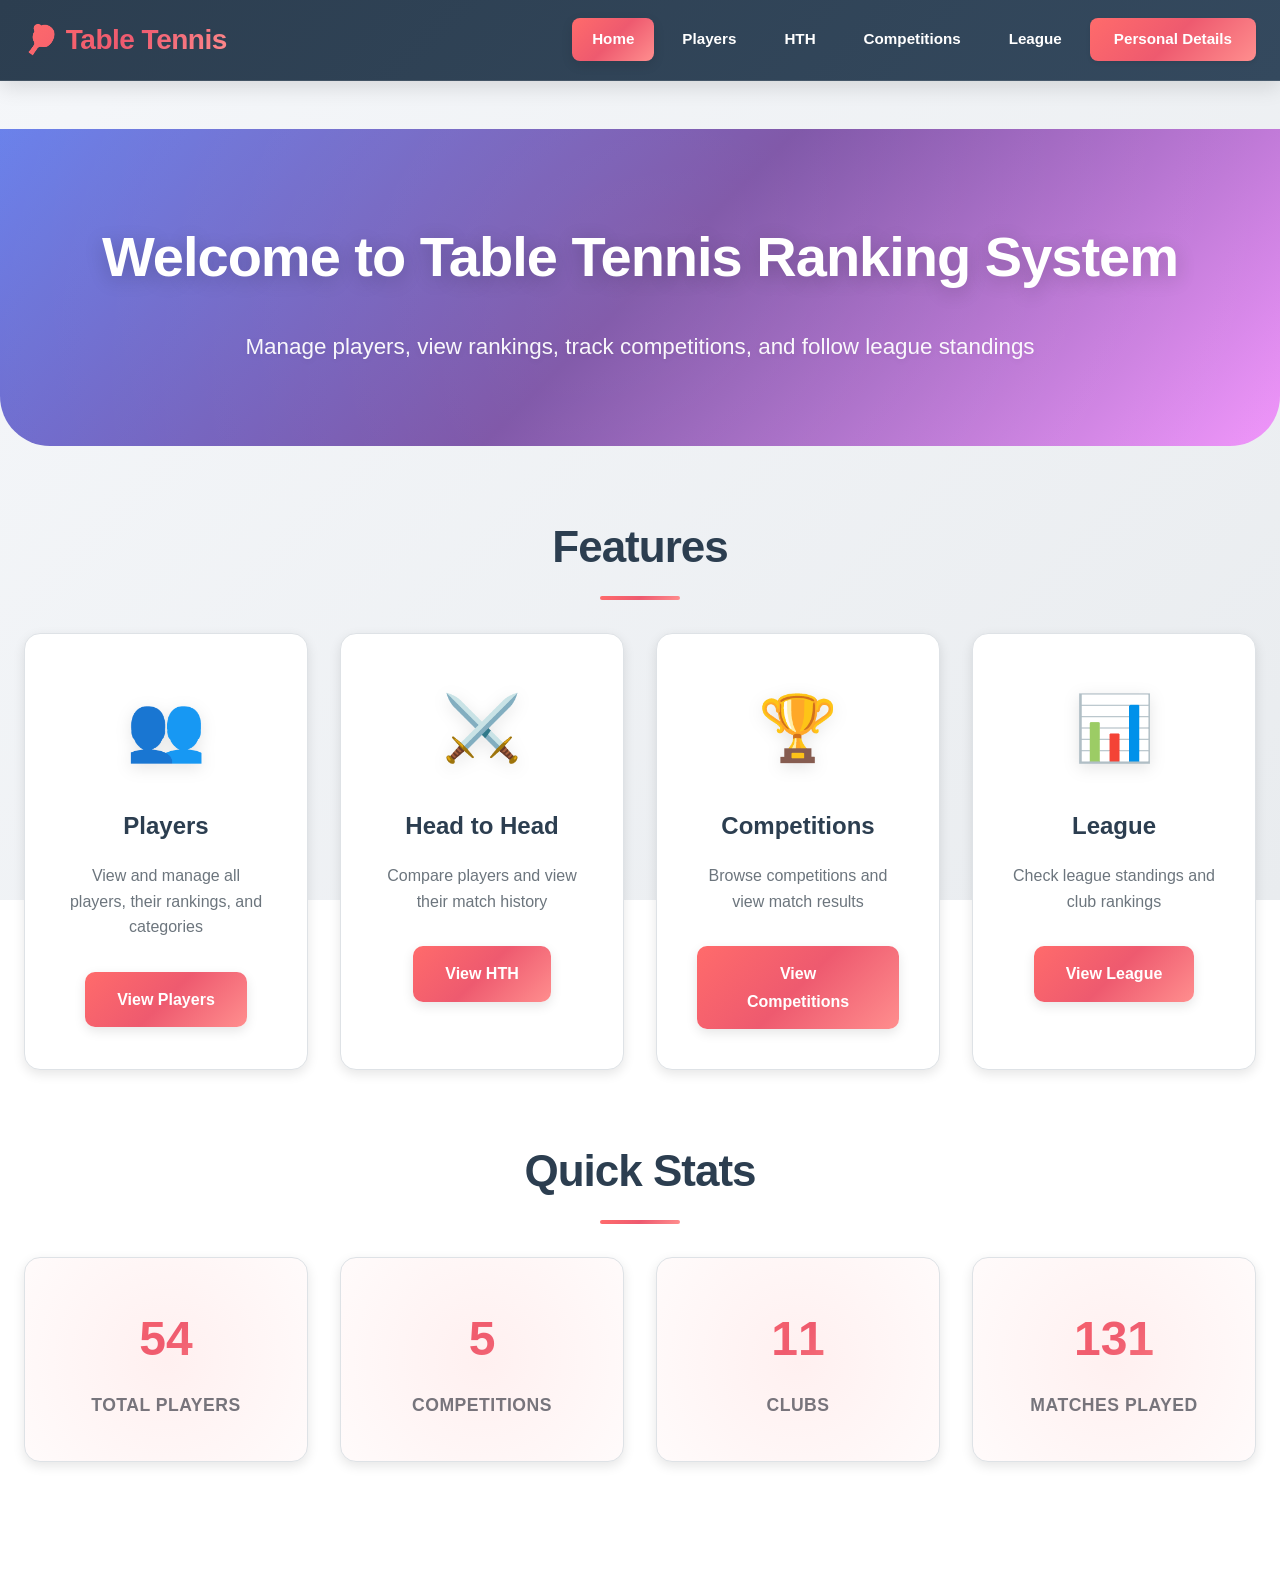
<file: index.html>
<!DOCTYPE html>
<html lang="en">
<head>
    <meta charset="UTF-8">
    <meta name="viewport" content="width=device-width, initial-scale=1.0">
    <title>Table Tennis Ranking & Competition Management</title>
    <link rel="stylesheet" href="css/style.css">
    <link rel="stylesheet" href="css/components.css">
</head>
<body>
    <nav class="navbar">
        <div class="nav-container">
            <div class="nav-logo">
                <h1>🏓 Table Tennis</h1>
            </div>
            <ul class="nav-menu">
                <li><a href="index.html" class="nav-link active">Home</a></li>
                <li><a href="players.html" class="nav-link">Players</a></li>
                <li><a href="hth.html" class="nav-link">HTH</a></li>
                <li><a href="competitions.html" class="nav-link">Competitions</a></li>
                <li><a href="league.html" class="nav-link">League</a></li>
                <li><button id="personalDetailsBtn" class="btn-personal">Personal Details</button></li>
            </ul>
            <div class="hamburger">
                <span></span>
                <span></span>
                <span></span>
            </div>
        </div>
    </nav>

    <main class="main-content">
        <section class="hero-section">
            <div class="hero-content">
                <h2>Welcome to Table Tennis Ranking System</h2>
                <p>Manage players, view rankings, track competitions, and follow league standings</p>
            </div>
        </section>

        <section class="features-section">
            <div class="container">
                <h2 class="section-title">Features</h2>
                <div class="features-grid">
                    <div class="feature-card">
                        <div class="feature-icon">👥</div>
                        <h3>Players</h3>
                        <p>View and manage all players, their rankings, and categories</p>
                        <a href="players.html" class="btn-primary">View Players</a>
                    </div>
                    <div class="feature-card">
                        <div class="feature-icon">⚔️</div>
                        <h3>Head to Head</h3>
                        <p>Compare players and view their match history</p>
                        <a href="hth.html" class="btn-primary">View HTH</a>
                    </div>
                    <div class="feature-card">
                        <div class="feature-icon">🏆</div>
                        <h3>Competitions</h3>
                        <p>Browse competitions and view match results</p>
                        <a href="competitions.html" class="btn-primary">View Competitions</a>
                    </div>
                    <div class="feature-card">
                        <div class="feature-icon">📊</div>
                        <h3>League</h3>
                        <p>Check league standings and club rankings</p>
                        <a href="league.html" class="btn-primary">View League</a>
                    </div>
                </div>
            </div>
        </section>

        <section class="stats-section">
            <div class="container">
                <h2 class="section-title">Quick Stats</h2>
                <div class="stats-grid">
                    <div class="stat-card">
                        <h3 id="totalPlayers">-</h3>
                        <p>Total Players</p>
                    </div>
                    <div class="stat-card">
                        <h3 id="totalCompetitions">-</h3>
                        <p>Competitions</p>
                    </div>
                    <div class="stat-card">
                        <h3 id="totalClubs">-</h3>
                        <p>Clubs</p>
                    </div>
                    <div class="stat-card">
                        <h3 id="totalMatches">-</h3>
                        <p>Matches Played</p>
                    </div>
                </div>
            </div>
        </section>
    </main>

    <script src="js/data.js"></script>
    <script src="js/storage.js"></script>
    <script src="js/api.js"></script>
    <script src="js/main.js"></script>
</body>
</html>
</file>
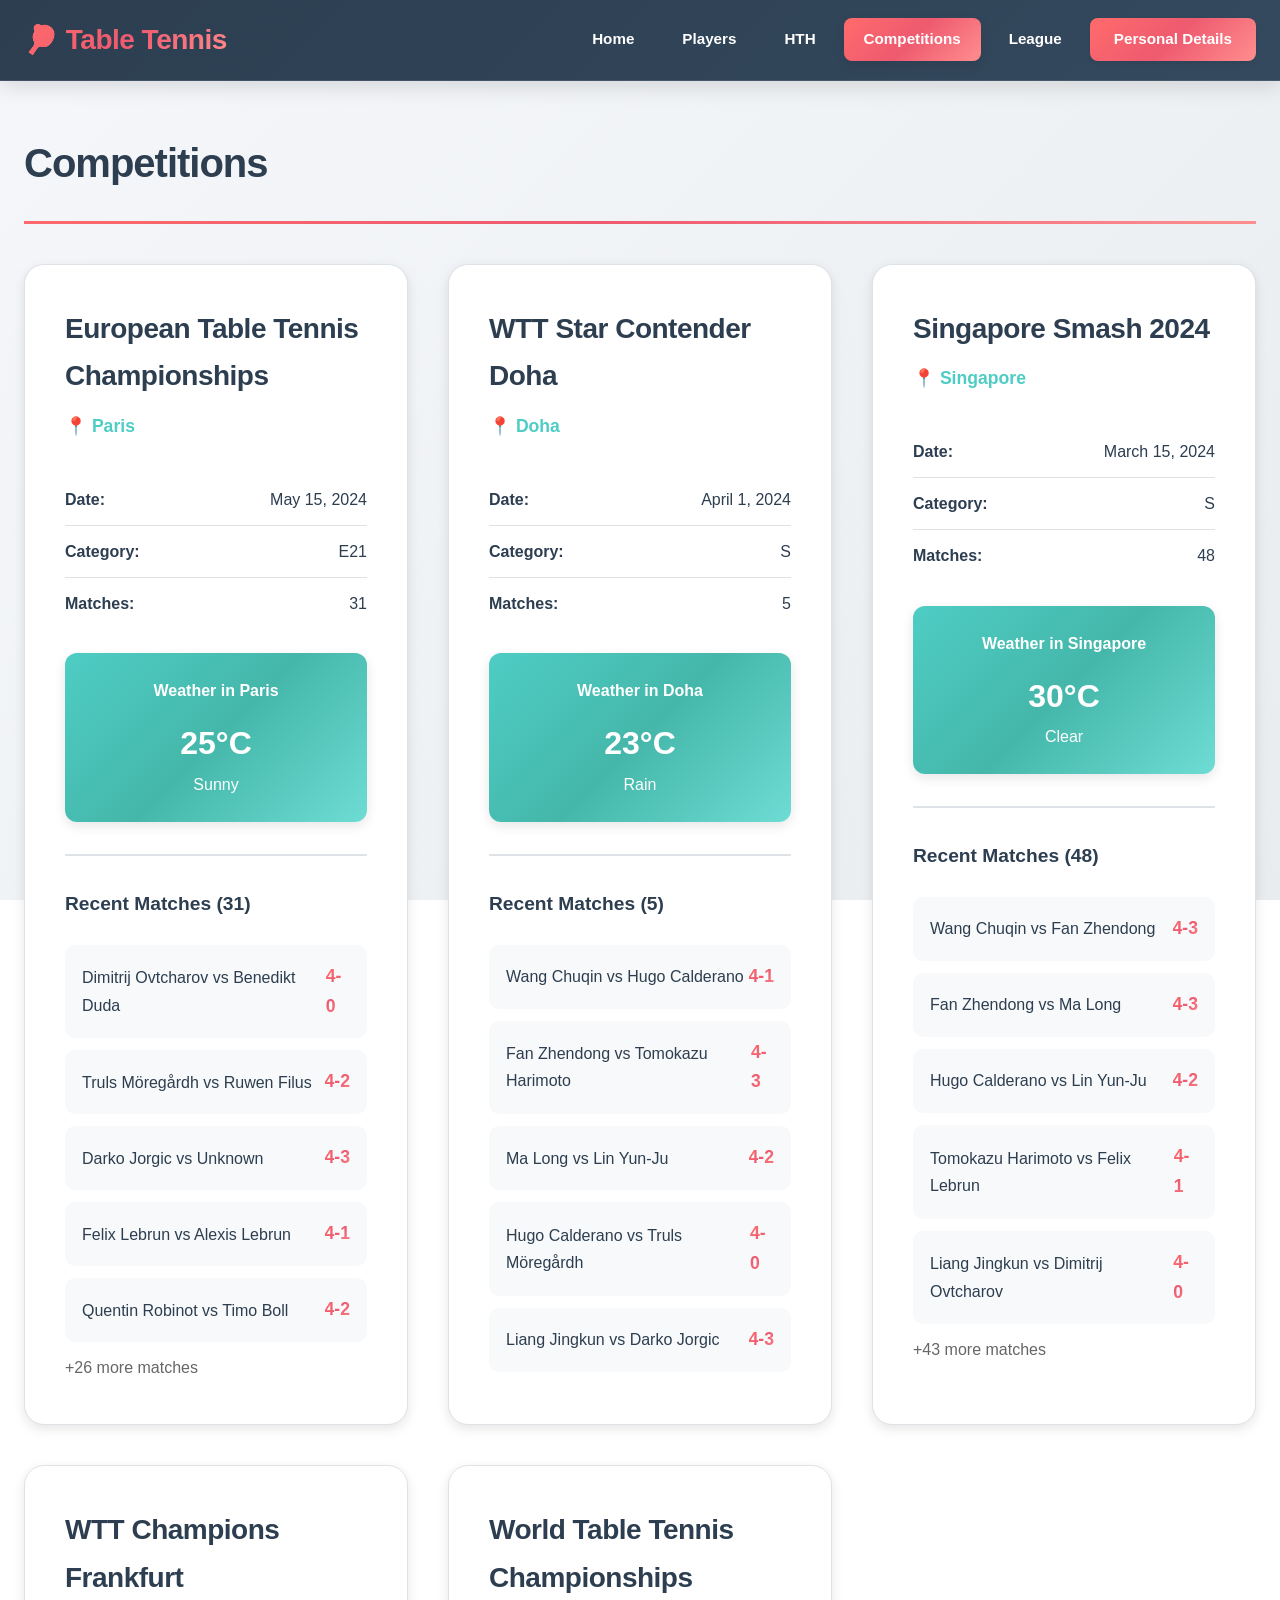
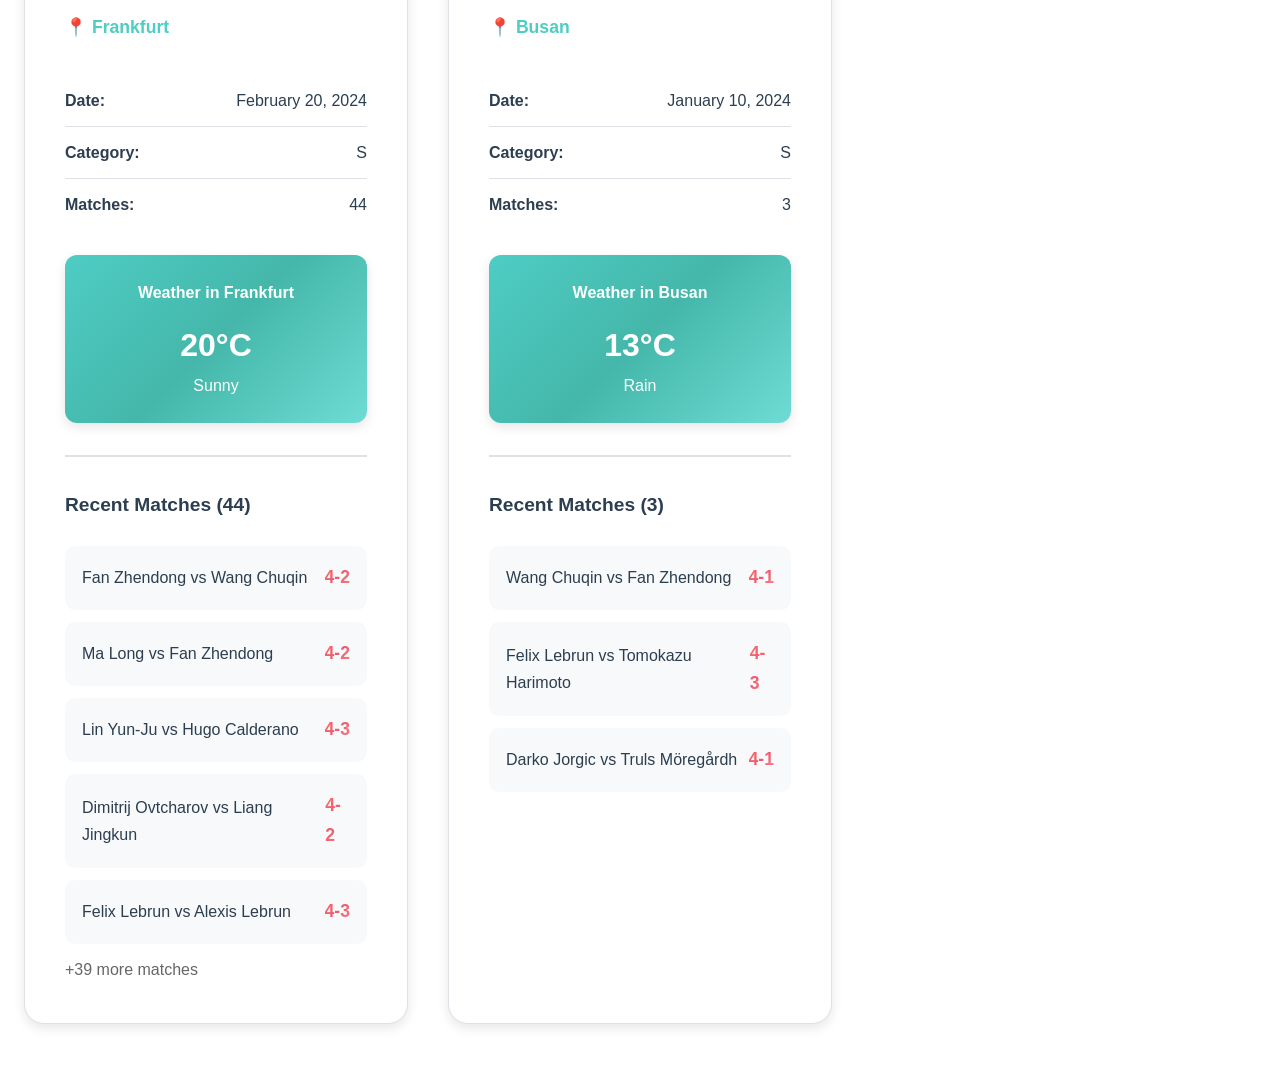
<file: competitions.html>
<!DOCTYPE html>
<html lang="en">
<head>
    <meta charset="UTF-8">
    <meta name="viewport" content="width=device-width, initial-scale=1.0">
    <title>Competitions - Table Tennis Ranking</title>
    <link rel="stylesheet" href="css/style.css">
    <link rel="stylesheet" href="css/components.css">
</head>
<body>
    <nav class="navbar">
        <div class="nav-container">
            <div class="nav-logo">
                <h1>🏓 Table Tennis</h1>
            </div>
            <ul class="nav-menu">
                <li><a href="index.html" class="nav-link">Home</a></li>
                <li><a href="players.html" class="nav-link">Players</a></li>
                <li><a href="hth.html" class="nav-link">HTH</a></li>
                <li><a href="competitions.html" class="nav-link active">Competitions</a></li>
                <li><a href="league.html" class="nav-link">League</a></li>
                <li><button id="personalDetailsBtn" class="btn-personal">Personal Details</button></li>
            </ul>
            <div class="hamburger">
                <span></span>
                <span></span>
                <span></span>
            </div>
        </div>
    </nav>

    <main class="main-content">
        <div class="container">
            <div class="page-header">
                <h1>Competitions</h1>
            </div>

            <div id="loadingSpinner" class="loading-spinner"></div>
            <div id="competitionsContainer" class="competitions-grid"></div>
        </div>
    </main>

    <script src="js/data.js"></script>
    <script src="js/storage.js"></script>
    <script src="js/api.js"></script>
    <script src="js/main.js"></script>
    <script src="js/competitions.js"></script>
</body>
</html>
</file>
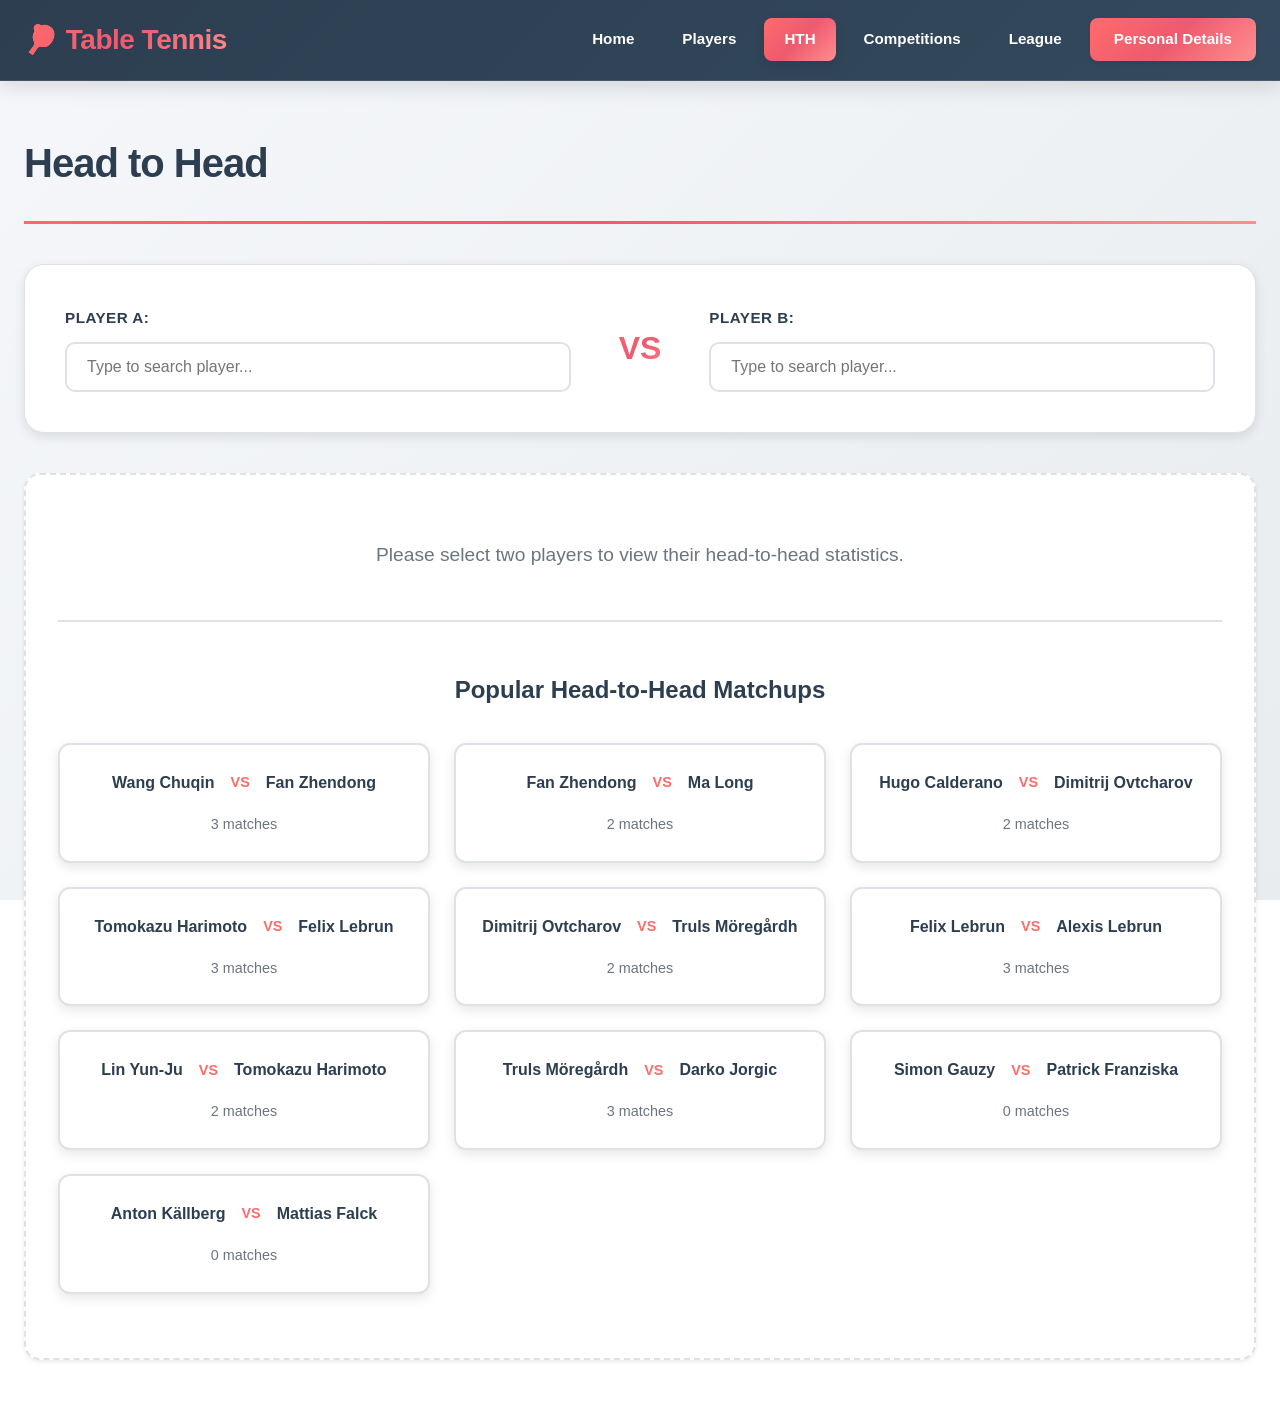
<file: hth.html>
<!DOCTYPE html>
<html lang="en">
<head>
    <meta charset="UTF-8">
    <meta name="viewport" content="width=device-width, initial-scale=1.0">
    <title>Head to Head - Table Tennis Ranking</title>
    <link rel="stylesheet" href="css/style.css">
    <link rel="stylesheet" href="css/components.css">
</head>
<body>
    <nav class="navbar">
        <div class="nav-container">
            <div class="nav-logo">
                <h1>🏓 Table Tennis</h1>
            </div>
            <ul class="nav-menu">
                <li><a href="index.html" class="nav-link">Home</a></li>
                <li><a href="players.html" class="nav-link">Players</a></li>
                <li><a href="hth.html" class="nav-link active">HTH</a></li>
                <li><a href="competitions.html" class="nav-link">Competitions</a></li>
                <li><a href="league.html" class="nav-link">League</a></li>
                <li><button id="personalDetailsBtn" class="btn-personal">Personal Details</button></li>
            </ul>
            <div class="hamburger">
                <span></span>
                <span></span>
                <span></span>
            </div>
        </div>
    </nav>

    <main class="main-content">
        <div class="container">
            <div class="page-header">
                <h1>Head to Head</h1>
            </div>

            <div class="hth-selector">
                <div class="selector-group">
                    <label for="playerA">Player A:</label>
                    <div class="autocomplete-wrapper">
                        <input type="text" id="playerA" class="player-select" placeholder="Type to search player..." autocomplete="off">
                        <div id="playerASuggestions" class="autocomplete-suggestions"></div>
                    </div>
                </div>
                <div class="vs-divider">VS</div>
                <div class="selector-group">
                    <label for="playerB">Player B:</label>
                    <div class="autocomplete-wrapper">
                        <input type="text" id="playerB" class="player-select" placeholder="Type to search player..." autocomplete="off">
                        <div id="playerBSuggestions" class="autocomplete-suggestions"></div>
                    </div>
                </div>
            </div>

            <div id="hthResults" class="hth-results" style="display: none;">
                <div class="hth-stats">
                    <div class="stat-box">
                        <h3>Total Matches</h3>
                        <p id="totalMatches">0</p>
                    </div>
                    <div class="stat-box">
                        <h3 id="playerAWinsLabel">Player A Wins</h3>
                        <p id="playerAWins">0</p>
                    </div>
                    <div class="stat-box">
                        <h3 id="playerBWinsLabel">Player B Wins</h3>
                        <p id="playerBWins">0</p>
                    </div>
                    <div class="stat-box">
                        <h3>Last Match</h3>
                        <p id="lastMatchResult">-</p>
                    </div>
                </div>

                <div class="match-history">
                    <h2>Match History</h2>
                    <div id="matchHistoryTable" class="table-container">
                        <table class="data-table">
                            <thead>
                                <tr>
                                    <th>Date</th>
                                    <th>Competition</th>
                                    <th>Players</th>
                                    <th>Score</th>
                                    <th>Winner</th>
                                </tr>
                            </thead>
                            <tbody id="matchHistoryBody">
                            </tbody>
                        </table>
                    </div>
                </div>
            </div>

            <div id="hthNoSelection" class="no-selection">
                <p>Please select two players to view their head-to-head statistics.</p>
                <div id="popularHTH" class="popular-hth">
                    <h3>Popular Head-to-Head Matchups</h3>
                    <div id="popularHTHList" class="popular-hth-list"></div>
                </div>
            </div>
        </div>
    </main>

    <script src="js/data.js"></script>
    <script src="js/storage.js"></script>
    <script src="js/api.js"></script>
    <script src="js/main.js"></script>
    <script src="js/hth.js"></script>
</body>
</html>
</file>
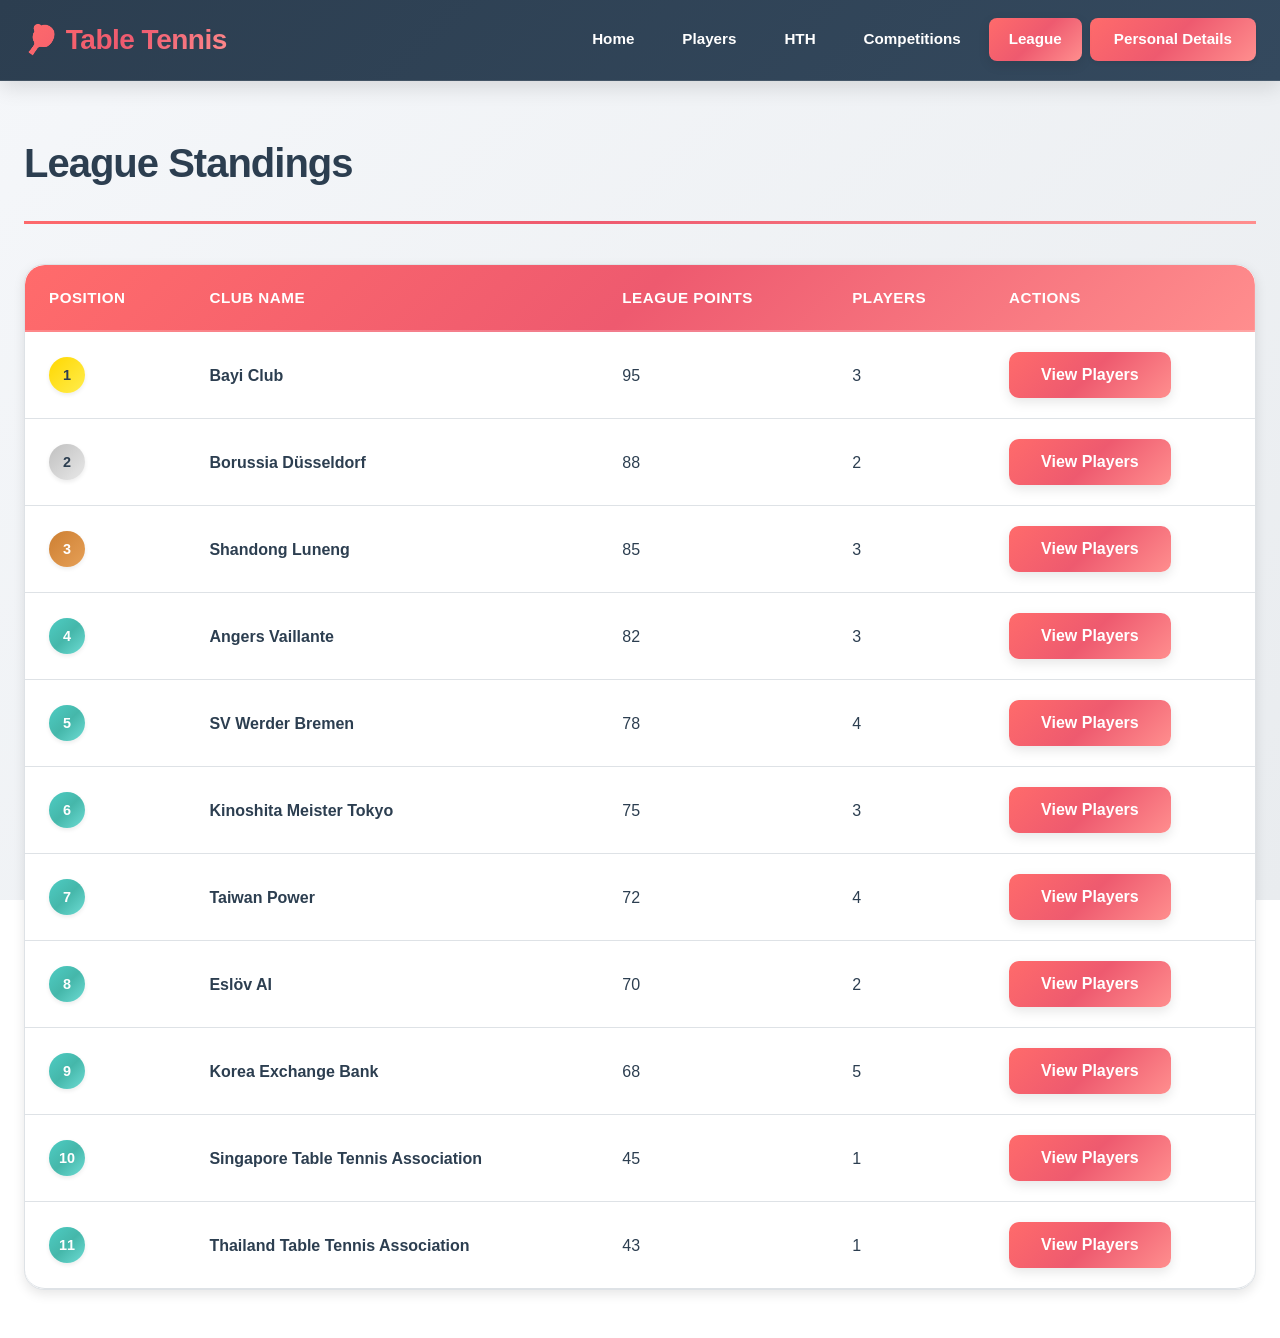
<file: league.html>
<!DOCTYPE html>
<html lang="en">
<head>
    <meta charset="UTF-8">
    <meta name="viewport" content="width=device-width, initial-scale=1.0">
    <title>League - Table Tennis Ranking</title>
    <link rel="stylesheet" href="css/style.css">
    <link rel="stylesheet" href="css/components.css">
</head>
<body>
    <nav class="navbar">
        <div class="nav-container">
            <div class="nav-logo">
                <h1>🏓 Table Tennis</h1>
            </div>
            <ul class="nav-menu">
                <li><a href="index.html" class="nav-link">Home</a></li>
                <li><a href="players.html" class="nav-link">Players</a></li>
                <li><a href="hth.html" class="nav-link">HTH</a></li>
                <li><a href="competitions.html" class="nav-link">Competitions</a></li>
                <li><a href="league.html" class="nav-link active">League</a></li>
                <li><button id="personalDetailsBtn" class="btn-personal">Personal Details</button></li>
            </ul>
            <div class="hamburger">
                <span></span>
                <span></span>
                <span></span>
            </div>
        </div>
    </nav>

    <main class="main-content">
        <div class="container">
            <div class="page-header">
                <h1>League Standings</h1>
            </div>

            <div id="loadingSpinner" class="loading-spinner"></div>
            <div id="leagueTableContainer" class="league-table-container">
                <table class="data-table">
                    <thead>
                        <tr>
                            <th>Position</th>
                            <th>Club Name</th>
                            <th>League Points</th>
                            <th>Players</th>
                            <th>Actions</th>
                        </tr>
                    </thead>
                    <tbody id="leagueTableBody">
                    </tbody>
                </table>
            </div>

            <div id="clubPlayersModal" class="modal">
                <div class="modal-content">
                    <span class="close-modal">&times;</span>
                    <h2 id="clubPlayersTitle">Club Players</h2>
                    <div id="clubPlayersList" class="club-players-list"></div>
                </div>
            </div>
        </div>
    </main>

    <script src="js/data.js"></script>
    <script src="js/storage.js"></script>
    <script src="js/api.js"></script>
    <script src="js/main.js"></script>
    <script src="js/league.js"></script>
</body>
</html>
</file>
<file: css/style.css>
/* Reset and Base Styles */
* {
    margin: 0;
    padding: 0;
    box-sizing: border-box;
}

:root {
    --primary-color: #ff6b6b;
    --primary-dark: #ee5a6f;
    --secondary-color: #4ecdc4;
    --secondary-dark: #45b7aa;
    --accent-color: #ffe66d;
    --dark-color: #2c3e50;
    --dark-light: #34495e;
    --light-color: #ffffff;
    --gray-color: #f8f9fa;
    --gray-light: #e9ecef;
    --text-color: #2c3e50;
    --text-light: #6c757d;
    --border-color: #dee2e6;
    --success-color: #51cf66;
    --warning-color: #ffd43b;
    --shadow-sm: 0 2px 4px rgba(0, 0, 0, 0.08);
    --shadow: 0 4px 12px rgba(0, 0, 0, 0.1);
    --shadow-md: 0 6px 20px rgba(0, 0, 0, 0.12);
    --shadow-lg: 0 10px 30px rgba(0, 0, 0, 0.15);
    --shadow-hover: 0 8px 24px rgba(0, 0, 0, 0.18);
    --transition: all 0.3s cubic-bezier(0.4, 0, 0.2, 1);
    --transition-fast: all 0.15s ease;
    --gradient-primary: linear-gradient(135deg, #ff6b6b 0%, #ee5a6f 50%, #ff8e8e 100%);
    --gradient-secondary: linear-gradient(135deg, #4ecdc4 0%, #45b7aa 50%, #6edcd4 100%);
    --gradient-hero: linear-gradient(135deg, #667eea 0%, #764ba2 50%, #f093fb 100%);
}

body {
    font-family: 'Inter', 'Segoe UI', -apple-system, BlinkMacSystemFont, 'Roboto', 'Oxygen', 'Ubuntu', 'Cantarell', sans-serif;
    line-height: 1.7;
    color: var(--text-color);
    background: linear-gradient(135deg, #f5f7fa 0%, #e9ecef 100%);
    background-attachment: fixed;
    min-height: 100vh;
    -webkit-font-smoothing: antialiased;
    -moz-osx-font-smoothing: grayscale;
}

.container {
    max-width: 1400px;
    margin: 0 auto;
    padding: 0 24px;
}

/* Navigation */
.navbar {
    background: linear-gradient(135deg, var(--dark-color) 0%, var(--dark-light) 100%);
    color: var(--light-color);
    padding: 1rem 0;
    box-shadow: var(--shadow-md);
    position: sticky;
    top: 0;
    z-index: 1000;
    backdrop-filter: blur(10px);
    border-bottom: 1px solid rgba(255, 255, 255, 0.1);
}

.nav-container {
    max-width: 1400px;
    margin: 0 auto;
    padding: 0 24px;
    display: flex;
    justify-content: space-between;
    align-items: center;
    gap: 1rem;
}

.nav-logo h1 {
    font-size: 1.75rem;
    font-weight: 800;
    background: var(--gradient-primary);
    -webkit-background-clip: text;
    -webkit-text-fill-color: transparent;
    background-clip: text;
    letter-spacing: -0.5px;
}

.nav-menu {
    display: flex;
    list-style: none;
    align-items: center;
    gap: 0.5rem;
    margin: 0;
    padding: 0;
    flex-wrap: nowrap;
}

.nav-menu li {
    display: flex;
    align-items: center;
    margin: 0;
    padding: 0;
    height: 100%;
}

.nav-link {
    color: var(--light-color);
    text-decoration: none;
    font-weight: 600;
    transition: var(--transition);
    padding: 0.625rem 1.25rem;
    border-radius: 8px;
    font-size: 0.95rem;
    position: relative;
    overflow: hidden;
    display: inline-flex;
    align-items: center;
    white-space: nowrap;
    height: 100%;
    line-height: 1.5;
}

.nav-link::before {
    content: '';
    position: absolute;
    top: 0;
    left: -100%;
    width: 100%;
    height: 100%;
    background: rgba(255, 255, 255, 0.1);
    transition: var(--transition);
}

.nav-link:hover::before {
    left: 0;
}

.nav-link:hover {
    background-color: rgba(255, 255, 255, 0.08);
    transform: translateY(-2px);
}

.nav-link.active {
    background: var(--gradient-primary);
    color: var(--light-color);
    box-shadow: var(--shadow);
}

.btn-personal {
    background: var(--gradient-primary);
    color: var(--light-color);
    border: none;
    padding: 0.625rem 1.5rem;
    border-radius: 8px;
    cursor: pointer;
    font-weight: 600;
    transition: var(--transition);
    box-shadow: var(--shadow-sm);
    font-size: 0.95rem;
    display: inline-flex;
    align-items: center;
    white-space: nowrap;
    margin: 0;
    height: auto;
    line-height: 1.5;
}

.btn-personal:hover {
    transform: translateY(-2px);
    box-shadow: var(--shadow);
}

.hamburger {
    display: none;
    flex-direction: column;
    cursor: pointer;
    gap: 5px;
    padding: 0.5rem;
}

.hamburger span {
    width: 28px;
    height: 3px;
    background-color: var(--light-color);
    border-radius: 3px;
    transition: var(--transition);
}

.hamburger:hover span {
    background-color: var(--accent-color);
}

/* Main Content */
.main-content {
    padding: 3rem 0;
    min-height: calc(100vh - 90px);
}

/* Hero Section */
.hero-section {
    background: var(--gradient-hero);
    color: var(--light-color);
    padding: 5rem 0;
    text-align: center;
    margin-bottom: 4rem;
    border-radius: 0 0 50px 50px;
    position: relative;
    overflow: hidden;
}

.hero-section::before {
    content: '';
    position: absolute;
    top: -50%;
    right: -50%;
    width: 200%;
    height: 200%;
    background: radial-gradient(circle, rgba(255, 255, 255, 0.1) 0%, transparent 70%);
    animation: rotate 20s linear infinite;
}

@keyframes rotate {
    from { transform: rotate(0deg); }
    to { transform: rotate(360deg); }
}

.hero-content {
    position: relative;
    z-index: 1;
}

.hero-content h2 {
    font-size: 3.5rem;
    margin-bottom: 1.5rem;
    font-weight: 800;
    text-shadow: 0 4px 20px rgba(0, 0, 0, 0.2);
    letter-spacing: -1px;
}

.hero-content p {
    font-size: 1.4rem;
    opacity: 0.95;
    font-weight: 400;
    text-shadow: 0 2px 10px rgba(0, 0, 0, 0.1);
}

/* Features Section */
.features-section {
    margin-bottom: 4rem;
}

.section-title {
    text-align: center;
    font-size: 2.75rem;
    margin-bottom: 3rem;
    color: var(--dark-color);
    font-weight: 800;
    letter-spacing: -1px;
    position: relative;
    display: inline-block;
    width: 100%;
}

.section-title::after {
    content: '';
    position: absolute;
    bottom: -15px;
    left: 50%;
    transform: translateX(-50%);
    width: 80px;
    height: 4px;
    background: var(--gradient-primary);
    border-radius: 2px;
}

.features-grid {
    display: grid;
    grid-template-columns: repeat(auto-fit, minmax(280px, 1fr));
    gap: 2rem;
}

.feature-card {
    background: var(--light-color);
    padding: 2.5rem;
    border-radius: 16px;
    box-shadow: var(--shadow);
    text-align: center;
    transition: var(--transition);
    border: 1px solid var(--border-color);
    position: relative;
    overflow: hidden;
}

.feature-card::before {
    content: '';
    position: absolute;
    top: 0;
    left: 0;
    width: 100%;
    height: 4px;
    background: var(--gradient-primary);
    transform: scaleX(0);
    transition: var(--transition);
}

.feature-card:hover::before {
    transform: scaleX(1);
}

.feature-card:hover {
    transform: translateY(-8px);
    box-shadow: var(--shadow-lg);
    border-color: var(--primary-color);
}

.feature-icon {
    font-size: 4rem;
    margin-bottom: 1.5rem;
    filter: drop-shadow(0 4px 8px rgba(0, 0, 0, 0.1));
}

.feature-card h3 {
    color: var(--dark-color);
    margin-bottom: 1rem;
    font-size: 1.5rem;
    font-weight: 700;
}

.feature-card p {
    color: var(--text-light);
    margin-bottom: 2rem;
    line-height: 1.6;
}

/* Stats Section */
.stats-section {
    margin-bottom: 4rem;
}

.stats-grid {
    display: grid;
    grid-template-columns: repeat(auto-fit, minmax(220px, 1fr));
    gap: 2rem;
}

.stat-card {
    background: var(--light-color);
    padding: 2.5rem;
    border-radius: 16px;
    box-shadow: var(--shadow);
    text-align: center;
    transition: var(--transition);
    border: 1px solid var(--border-color);
    position: relative;
    overflow: hidden;
}

.stat-card::after {
    content: '';
    position: absolute;
    top: -50%;
    right: -50%;
    width: 200%;
    height: 200%;
    background: radial-gradient(circle, rgba(255, 107, 107, 0.1) 0%, transparent 70%);
    transition: var(--transition);
}

.stat-card:hover::after {
    top: -30%;
    right: -30%;
}

.stat-card:hover {
    transform: translateY(-5px) scale(1.02);
    box-shadow: var(--shadow-lg);
    border-color: var(--primary-color);
}

.stat-card h3 {
    font-size: 3rem;
    background: var(--gradient-primary);
    -webkit-background-clip: text;
    -webkit-text-fill-color: transparent;
    background-clip: text;
    margin-bottom: 0.75rem;
    font-weight: 800;
}

.stat-card p {
    color: var(--text-light);
    font-weight: 600;
    font-size: 1.1rem;
    text-transform: uppercase;
    letter-spacing: 0.5px;
}

/* Page Header */
.page-header {
    display: flex;
    justify-content: space-between;
    align-items: center;
    margin-bottom: 2.5rem;
    padding-bottom: 1.5rem;
    border-bottom: 3px solid;
    border-image: var(--gradient-primary) 1;
}

.page-header h1 {
    color: var(--dark-color);
    font-size: 2.5rem;
    font-weight: 800;
    letter-spacing: -1px;
}

/* Buttons */
.btn-primary {
    background: var(--gradient-primary);
    color: var(--light-color);
    border: none;
    padding: 0.875rem 2rem;
    border-radius: 10px;
    cursor: pointer;
    font-weight: 600;
    text-decoration: none;
    display: inline-block;
    transition: var(--transition);
    box-shadow: var(--shadow);
    font-size: 1rem;
}

.btn-primary:hover {
    transform: translateY(-3px);
    box-shadow: var(--shadow-lg);
}

.btn-secondary {
    background: var(--gradient-secondary);
    color: var(--light-color);
    border: none;
    padding: 0.875rem 2rem;
    border-radius: 10px;
    cursor: pointer;
    font-weight: 600;
    transition: var(--transition);
    box-shadow: var(--shadow);
    font-size: 1rem;
}

.btn-secondary:hover {
    transform: translateY(-3px);
    box-shadow: var(--shadow-lg);
}

/* Loading Spinner */
.loading-spinner {
    border: 5px solid var(--gray-light);
    border-top: 5px solid var(--primary-color);
    border-radius: 50%;
    width: 60px;
    height: 60px;
    animation: spin 0.8s linear infinite;
    margin: 3rem auto;
    display: none;
}

.loading-spinner.active {
    display: block;
}

@keyframes spin {
    0% { transform: rotate(0deg); }
    100% { transform: rotate(360deg); }
}

/* No Results */
.no-results,
.no-selection {
    text-align: center;
    padding: 4rem 2rem;
    color: var(--text-light);
    font-size: 1.2rem;
    background: var(--light-color);
    border-radius: 16px;
    box-shadow: var(--shadow-sm);
    border: 2px dashed var(--border-color);
}

.popular-hth {
    margin-top: 3rem;
    padding-top: 3rem;
    border-top: 2px solid var(--border-color);
}

.popular-hth h3 {
    color: var(--dark-color);
    margin-bottom: 2rem;
    font-size: 1.5rem;
    font-weight: 700;
    text-align: center;
}

.popular-hth-list {
    display: grid;
    grid-template-columns: repeat(auto-fit, minmax(280px, 1fr));
    gap: 1.5rem;
    max-width: 1200px;
    margin: 0 auto;
}

.popular-hth-item {
    background: var(--light-color);
    padding: 1.5rem;
    border-radius: 12px;
    box-shadow: var(--shadow);
    border: 2px solid var(--border-color);
    cursor: pointer;
    transition: var(--transition);
    text-align: center;
}

.popular-hth-item:hover {
    transform: translateY(-5px);
    box-shadow: var(--shadow-lg);
    border-color: var(--primary-color);
    background: var(--gray-color);
}

.hth-item-players {
    display: flex;
    align-items: center;
    justify-content: center;
    gap: 1rem;
    margin-bottom: 1rem;
    flex-wrap: wrap;
}

.hth-item-player {
    font-weight: 600;
    color: var(--dark-color);
    font-size: 1rem;
}

.hth-item-vs {
    color: var(--primary-color);
    font-weight: 700;
    font-size: 0.9rem;
}

.hth-item-matches {
    color: var(--text-light);
    font-size: 0.9rem;
    font-weight: 500;
}

/* Responsive Design */
@media (max-width: 768px) {
    .nav-menu {
        position: fixed;
        left: -100%;
        top: 75px;
        flex-direction: column;
        background: linear-gradient(135deg, var(--dark-color) 0%, var(--dark-light) 100%);
        width: 100%;
        text-align: center;
        transition: 0.3s;
        box-shadow: var(--shadow-lg);
        padding: 2rem 0;
        backdrop-filter: blur(10px);
    }

    .nav-menu.active {
        left: 0;
    }

    .hamburger {
        display: flex;
    }

    .hero-content h2 {
        font-size: 2.25rem;
    }

    .hero-content p {
        font-size: 1.1rem;
    }

    .features-grid,
    .stats-grid {
        grid-template-columns: 1fr;
    }

    .page-header {
        flex-direction: column;
        gap: 1.5rem;
        align-items: flex-start;
    }

    .section-title {
        font-size: 2rem;
    }
}
</file>
<file: css/components.css>
/* Players Page Components */
.filters-section {
    background: var(--light-color);
    padding: 2rem;
    border-radius: 20px;
    box-shadow: var(--shadow);
    margin-bottom: 2.5rem;
    display: flex;
    flex-wrap: wrap;
    gap: 2rem;
    align-items: flex-end;
    border: 1px solid var(--border-color);
    backdrop-filter: blur(10px);
}

.filter-group {
    flex: 1;
    min-width: 200px;
}

.filter-group label {
    display: block;
    margin-bottom: 0.75rem;
    font-weight: 600;
    color: var(--dark-color);
    font-size: 0.95rem;
    text-transform: uppercase;
    letter-spacing: 0.5px;
}

.filter-select,
.search-input {
    width: 100%;
    padding: 0.875rem 1.25rem;
    border: 2px solid var(--border-color);
    border-radius: 10px;
    font-size: 1rem;
    transition: var(--transition);
    background: var(--light-color);
    color: var(--text-color);
    font-weight: 500;
}

.filter-select:focus,
.search-input:focus {
    outline: none;
    border-color: var(--primary-color);
    box-shadow: 0 0 0 4px rgba(255, 107, 107, 0.1);
    transform: translateY(-2px);
}

.filter-select:hover,
.search-input:hover {
    border-color: var(--secondary-color);
}

.players-grid {
    display: grid;
    grid-template-columns: repeat(auto-fill, minmax(280px, 1fr));
    gap: 1.5rem;
}

.player-card {
    background: var(--light-color);
    border-radius: 12px;
    padding: 1.5rem;
    box-shadow: var(--shadow);
    transition: var(--transition);
    border: 1px solid var(--border-color);
}

.player-card:hover {
    transform: translateY(-5px);
    box-shadow: var(--shadow-lg);
    border-color: var(--primary-color);
}

.player-header {
    display: flex;
    justify-content: space-between;
    align-items: center;
    margin-bottom: 1rem;
}

.player-name {
    font-size: 1.3rem;
    font-weight: 700;
    color: var(--dark-color);
}

.player-category {
    background: var(--gradient-secondary);
    color: var(--light-color);
    padding: 0.375rem 1rem;
    border-radius: 20px;
    font-size: 0.85rem;
    font-weight: 700;
    box-shadow: var(--shadow-sm);
}

.player-info {
    margin-bottom: 0.75rem;
}

.player-info strong {
    color: var(--dark-color);
    margin-right: 0.5rem;
}

.player-points {
    font-size: 1.75rem;
    font-weight: 800;
    background: var(--gradient-primary);
    -webkit-background-clip: text;
    -webkit-text-fill-color: transparent;
    background-clip: text;
    margin-top: 1rem;
    text-align: center;
}

/* HTH Page Components */
.hth-selector {
    background: var(--light-color);
    padding: 2.5rem;
    border-radius: 20px;
    box-shadow: var(--shadow);
    margin-bottom: 2.5rem;
    display: flex;
    align-items: center;
    justify-content: center;
    gap: 2rem;
    flex-wrap: wrap;
    border: 1px solid var(--border-color);
}

.selector-group {
    flex: 1;
    min-width: 200px;
}

.selector-group label {
    display: block;
    margin-bottom: 0.75rem;
    font-weight: 600;
    color: var(--dark-color);
    font-size: 0.95rem;
    text-transform: uppercase;
    letter-spacing: 0.5px;
}

.player-select {
    width: 100%;
    padding: 0.875rem 1.25rem;
    border: 2px solid var(--border-color);
    border-radius: 10px;
    font-size: 1rem;
    transition: var(--transition);
    background: var(--light-color);
    color: var(--text-color);
    font-weight: 500;
}

.player-select:focus {
    outline: none;
    border-color: var(--primary-color);
    box-shadow: 0 0 0 4px rgba(255, 107, 107, 0.1);
}

/* Autocomplete wrapper */
.autocomplete-wrapper {
    position: relative;
    width: 100%;
}

.autocomplete-suggestions {
    position: absolute;
    top: 100%;
    left: 0;
    right: 0;
    background: var(--light-color);
    border: 2px solid var(--border-color);
    border-top: none;
    border-radius: 0 0 10px 10px;
    max-height: 300px;
    overflow-y: auto;
    z-index: 1000;
    box-shadow: var(--shadow-lg);
    display: none;
    margin-top: -2px;
}

.suggestion-item {
    padding: 0.875rem 1.25rem;
    cursor: pointer;
    transition: var(--transition-fast);
    border-bottom: 1px solid var(--border-color);
}

.suggestion-item:last-child {
    border-bottom: none;
}

.suggestion-item:hover {
    background: var(--gray-color);
    color: var(--primary-color);
}

.suggestion-meta {
    color: var(--text-light);
    font-size: 0.85rem;
    font-weight: 400;
}

.vs-divider {
    font-size: 2rem;
    font-weight: 800;
    background: var(--gradient-primary);
    -webkit-background-clip: text;
    -webkit-text-fill-color: transparent;
    background-clip: text;
    padding: 0 1rem;
}

.hth-results {
    margin-top: 2.5rem;
}

.hth-stats {
    display: grid;
    grid-template-columns: repeat(auto-fit, minmax(220px, 1fr));
    gap: 2rem;
    margin-bottom: 2.5rem;
}

.stat-box {
    background: var(--light-color);
    padding: 2rem;
    border-radius: 16px;
    box-shadow: var(--shadow);
    text-align: center;
    transition: var(--transition);
    border: 1px solid var(--border-color);
    position: relative;
    overflow: hidden;
}

.stat-box::before {
    content: '';
    position: absolute;
    top: 0;
    left: 0;
    width: 100%;
    height: 4px;
    background: var(--gradient-primary);
    transform: scaleX(0);
    transition: var(--transition);
}

.stat-box:hover::before {
    transform: scaleX(1);
}

.stat-box:hover {
    transform: translateY(-5px);
    box-shadow: var(--shadow-lg);
    border-color: var(--primary-color);
}

.stat-box h3 {
    color: var(--text-light);
    font-size: 0.9rem;
    margin-bottom: 1rem;
    text-transform: uppercase;
    letter-spacing: 1px;
    font-weight: 600;
}

.stat-box p {
    font-size: 2.5rem;
    font-weight: 800;
    background: var(--gradient-primary);
    -webkit-background-clip: text;
    -webkit-text-fill-color: transparent;
    background-clip: text;
}

.match-history {
    background: var(--light-color);
    padding: 2.5rem;
    border-radius: 20px;
    box-shadow: var(--shadow);
    border: 1px solid var(--border-color);
}

.match-history h2 {
    color: var(--dark-color);
    margin-bottom: 2rem;
    font-size: 1.75rem;
    font-weight: 700;
}

.match-players {
    display: flex;
    align-items: center;
    gap: 0.75rem;
    flex-wrap: wrap;
}

.match-player {
    display: flex;
    align-items: center;
    gap: 0.5rem;
    font-weight: 500;
}

.match-winner {
    display: flex;
    align-items: center;
    gap: 0.5rem;
    font-weight: 600;
    color: var(--primary-color);
}

.match-flag {
    width: 24px;
    height: 18px;
    object-fit: cover;
    border-radius: 3px;
    box-shadow: var(--shadow-sm);
    border: 1px solid var(--border-color);
}

.vs-small {
    color: var(--text-light);
    font-weight: 600;
    font-size: 0.9rem;
}

/* Competitions Page Components */
.competitions-grid {
    display: grid;
    grid-template-columns: repeat(auto-fill, minmax(380px, 1fr));
    gap: 2.5rem;
}

.competition-card {
    background: var(--light-color);
    border-radius: 20px;
    padding: 2.5rem;
    box-shadow: var(--shadow);
    transition: var(--transition);
    border: 1px solid var(--border-color);
    position: relative;
    overflow: hidden;
}

.competition-card::before {
    content: '';
    position: absolute;
    top: 0;
    left: 0;
    width: 100%;
    height: 5px;
    background: var(--gradient-primary);
    transform: scaleX(0);
    transition: var(--transition);
}

.competition-card:hover::before {
    transform: scaleX(1);
}

.competition-card:hover {
    transform: translateY(-8px);
    box-shadow: var(--shadow-lg);
    border-color: var(--primary-color);
}

.competition-header {
    margin-bottom: 2rem;
}

.competition-name {
    font-size: 1.75rem;
    font-weight: 800;
    color: var(--dark-color);
    margin-bottom: 0.75rem;
    letter-spacing: -0.5px;
}

.competition-location {
    color: var(--secondary-color);
    font-weight: 600;
    font-size: 1.1rem;
}

.competition-info {
    margin-bottom: 1.5rem;
}

.competition-info-item {
    display: flex;
    justify-content: space-between;
    padding: 0.75rem 0;
    border-bottom: 1px solid var(--border-color);
    transition: var(--transition-fast);
}

.competition-info-item:hover {
    background: var(--gray-color);
    margin: 0 -1rem;
    padding-left: 1rem;
    padding-right: 1rem;
    border-radius: 8px;
}

.competition-info-item:last-child {
    border-bottom: none;
}

.competition-info-item strong {
    color: var(--dark-color);
    font-weight: 600;
}

.weather-info {
    background: var(--gradient-secondary);
    color: var(--light-color);
    padding: 1.5rem;
    border-radius: 12px;
    margin-top: 1.5rem;
    text-align: center;
    box-shadow: var(--shadow);
}

.weather-info h4 {
    margin-bottom: 0.75rem;
    font-weight: 600;
}

.weather-temp {
    font-size: 2rem;
    font-weight: 800;
}

.competition-matches {
    margin-top: 2rem;
    padding-top: 2rem;
    border-top: 2px solid var(--border-color);
}

.competition-matches h4 {
    color: var(--dark-color);
    margin-bottom: 1.5rem;
    font-weight: 700;
    font-size: 1.2rem;
}

.match-item {
    background: var(--gray-color);
    padding: 1rem;
    border-radius: 10px;
    margin-bottom: 0.75rem;
    display: flex;
    justify-content: space-between;
    align-items: center;
    transition: var(--transition);
    border: 1px solid transparent;
}

.match-item:hover {
    background: var(--light-color);
    border-color: var(--primary-color);
    transform: translateX(5px);
    box-shadow: var(--shadow-sm);
}

.match-score {
    font-weight: 800;
    background: var(--gradient-primary);
    -webkit-background-clip: text;
    -webkit-text-fill-color: transparent;
    background-clip: text;
    font-size: 1.1rem;
}

/* League Page Components */
.league-table-container,
.players-table-container {
    background: var(--light-color);
    border-radius: 20px;
    box-shadow: var(--shadow);
    overflow: hidden;
    border: 1px solid var(--border-color);
}

#noResults {
    display: none;
}

.data-table {
    width: 100%;
    border-collapse: separate;
    border-spacing: 0;
}

.data-table thead {
    background: var(--gradient-primary);
    color: var(--light-color);
}

.data-table th {
    padding: 1.25rem 1.5rem;
    text-align: left;
    font-weight: 700;
    font-size: 0.95rem;
    text-transform: uppercase;
    letter-spacing: 0.5px;
    border-bottom: 2px solid rgba(255, 255, 255, 0.2);
}

.data-table th:first-child {
    border-top-left-radius: 20px;
}

.data-table th:last-child {
    border-top-right-radius: 20px;
}

.data-table td {
    padding: 1.25rem 1.5rem;
    border-bottom: 1px solid var(--border-color);
    transition: var(--transition-fast);
}

.data-table tbody tr {
    transition: var(--transition);
}

.data-table tbody tr:last-child td:first-child {
    border-bottom-left-radius: 20px;
}

.data-table tbody tr:last-child td:last-child {
    border-bottom-right-radius: 20px;
}

.data-table tbody tr:hover {
    background: linear-gradient(90deg, rgba(255, 107, 107, 0.05) 0%, rgba(78, 205, 196, 0.05) 100%);
    transform: scale(1.01);
}

.data-table tbody tr:last-child {
    border-bottom: none;
}

.country-flag {
    width: 40px;
    height: 30px;
    object-fit: cover;
    border-radius: 4px;
    box-shadow: var(--shadow-sm);
    border: 1px solid var(--border-color);
    transition: var(--transition-fast);
}

.country-flag:hover {
    transform: scale(1.1);
    box-shadow: var(--shadow);
}

.position-badge {
    display: inline-flex;
    align-items: center;
    justify-content: center;
    width: 36px;
    height: 36px;
    border-radius: 50%;
    font-weight: 800;
    color: var(--light-color);
    font-size: 0.9rem;
    box-shadow: var(--shadow-sm);
}

.position-badge.gold {
    background: linear-gradient(135deg, #ffd700 0%, #ffed4e 100%);
    color: var(--dark-color);
}

.position-badge.silver {
    background: linear-gradient(135deg, #c0c0c0 0%, #e8e8e8 100%);
    color: var(--dark-color);
}

.position-badge.bronze {
    background: linear-gradient(135deg, #cd7f32 0%, #e6a057 100%);
    color: var(--light-color);
}

.position-badge.default {
    background: var(--gradient-secondary);
}

.club-players-list {
    max-height: 400px;
    overflow-y: auto;
    padding: 0.5rem;
}

.club-player-item {
    padding: 1rem;
    border-bottom: 1px solid var(--border-color);
    display: flex;
    justify-content: space-between;
    align-items: center;
    transition: var(--transition-fast);
    border-radius: 8px;
    margin-bottom: 0.5rem;
}

.club-player-item:hover {
    background: var(--gray-color);
    transform: translateX(5px);
}

.club-player-item:last-child {
    border-bottom: none;
    margin-bottom: 0;
}

/* Modal Styles */
.modal {
    display: none;
    position: fixed;
    z-index: 2000;
    left: 0;
    top: 0;
    width: 100%;
    height: 100%;
    background-color: rgba(0, 0, 0, 0.6);
    backdrop-filter: blur(5px);
    animation: fadeIn 0.3s;
}

.modal.active {
    display: flex;
    align-items: center;
    justify-content: center;
}

.modal-content {
    background-color: var(--light-color);
    padding: 3rem;
    border-radius: 24px;
    max-width: 900px;
    width: 90%;
    max-height: 90vh;
    overflow-y: auto;
    position: relative;
    animation: slideDown 0.4s cubic-bezier(0.4, 0, 0.2, 1);
    box-shadow: var(--shadow-lg);
    border: 1px solid var(--border-color);
}

@keyframes fadeIn {
    from { opacity: 0; }
    to { opacity: 1; }
}

@keyframes slideDown {
    from {
        transform: translateY(-60px) scale(0.95);
        opacity: 0;
    }
    to {
        transform: translateY(0) scale(1);
        opacity: 1;
    }
}

.close-modal {
    position: absolute;
    right: 1.5rem;
    top: 1.5rem;
    font-size: 2rem;
    font-weight: 700;
    color: var(--text-light);
    cursor: pointer;
    line-height: 1;
    transition: var(--transition);
    width: 36px;
    height: 36px;
    display: flex;
    align-items: center;
    justify-content: center;
    border-radius: 50%;
    background: var(--gray-color);
}

.close-modal:hover {
    color: var(--primary-color);
    transform: rotate(90deg) scale(1.1);
    background: var(--gray-light);
}

.modal-content h2 {
    color: var(--dark-color);
    margin-bottom: 2rem;
    font-size: 2rem;
    font-weight: 800;
    letter-spacing: -0.5px;
}

.students-info {
    display: grid;
    grid-template-columns: 1fr 1fr;
    gap: 2.5rem;
    margin-top: 1.5rem;
}

.student-card {
    background: var(--gray-color);
    padding: 2.5rem;
    border-radius: 16px;
    border: 2px solid var(--border-color);
    transition: var(--transition);
    min-width: 0;
}

.student-card:hover {
    border-color: var(--primary-color);
    box-shadow: var(--shadow);
    transform: translateY(-3px);
}

.student-card h3 {
    color: var(--dark-color);
    margin-bottom: 1.5rem;
    font-size: 1.5rem;
    font-weight: 700;
    text-align: center;
    padding-bottom: 1rem;
    border-bottom: 2px solid var(--border-color);
}

.student-details {
    display: flex;
    flex-direction: column;
    gap: 1rem;
}

.student-details p {
    margin: 0;
    display: flex;
    justify-content: space-between;
    align-items: center;
    padding: 0.75rem 0;
    border-bottom: 1px solid var(--border-color);
}

.student-details p:last-child {
    border-bottom: none;
}

.student-details strong {
    color: var(--dark-color);
    font-weight: 600;
    min-width: 120px;
}

.student-details span {
    color: var(--text-color);
    font-weight: 500;
    text-align: right;
    flex: 1;
}

/* Form Styles */
.form-group {
    margin-bottom: 1.75rem;
}

.form-group label {
    display: block;
    margin-bottom: 0.75rem;
    font-weight: 600;
    color: var(--dark-color);
    font-size: 0.95rem;
}

.form-group input {
    width: 100%;
    padding: 0.875rem 1.25rem;
    border: 2px solid var(--border-color);
    border-radius: 10px;
    font-size: 1rem;
    transition: var(--transition);
    background: var(--light-color);
    color: var(--text-color);
    font-weight: 500;
}

.form-group input:focus {
    outline: none;
    border-color: var(--primary-color);
    box-shadow: 0 0 0 4px rgba(255, 107, 107, 0.1);
    transform: translateY(-2px);
}

.form-group input:hover {
    border-color: var(--secondary-color);
}

/* Responsive Design */
@media (max-width: 768px) {
    .filters-section {
        flex-direction: column;
        padding: 1.5rem;
    }

    .filter-group {
        width: 100%;
    }

    .hth-selector {
        flex-direction: column;
        padding: 2rem 1.5rem;
    }

    .vs-divider {
        transform: rotate(90deg);
        padding: 1rem 0;
    }

    .competitions-grid {
        grid-template-columns: 1fr;
    }

    .data-table {
        font-size: 0.9rem;
    }

    .data-table th,
    .data-table td {
        padding: 1rem 0.75rem;
    }

    .modal-content {
        padding: 2rem 1.5rem;
        max-width: 95%;
    }

    .students-info {
        grid-template-columns: 1fr;
        gap: 1.5rem;
    }
}
</file>
